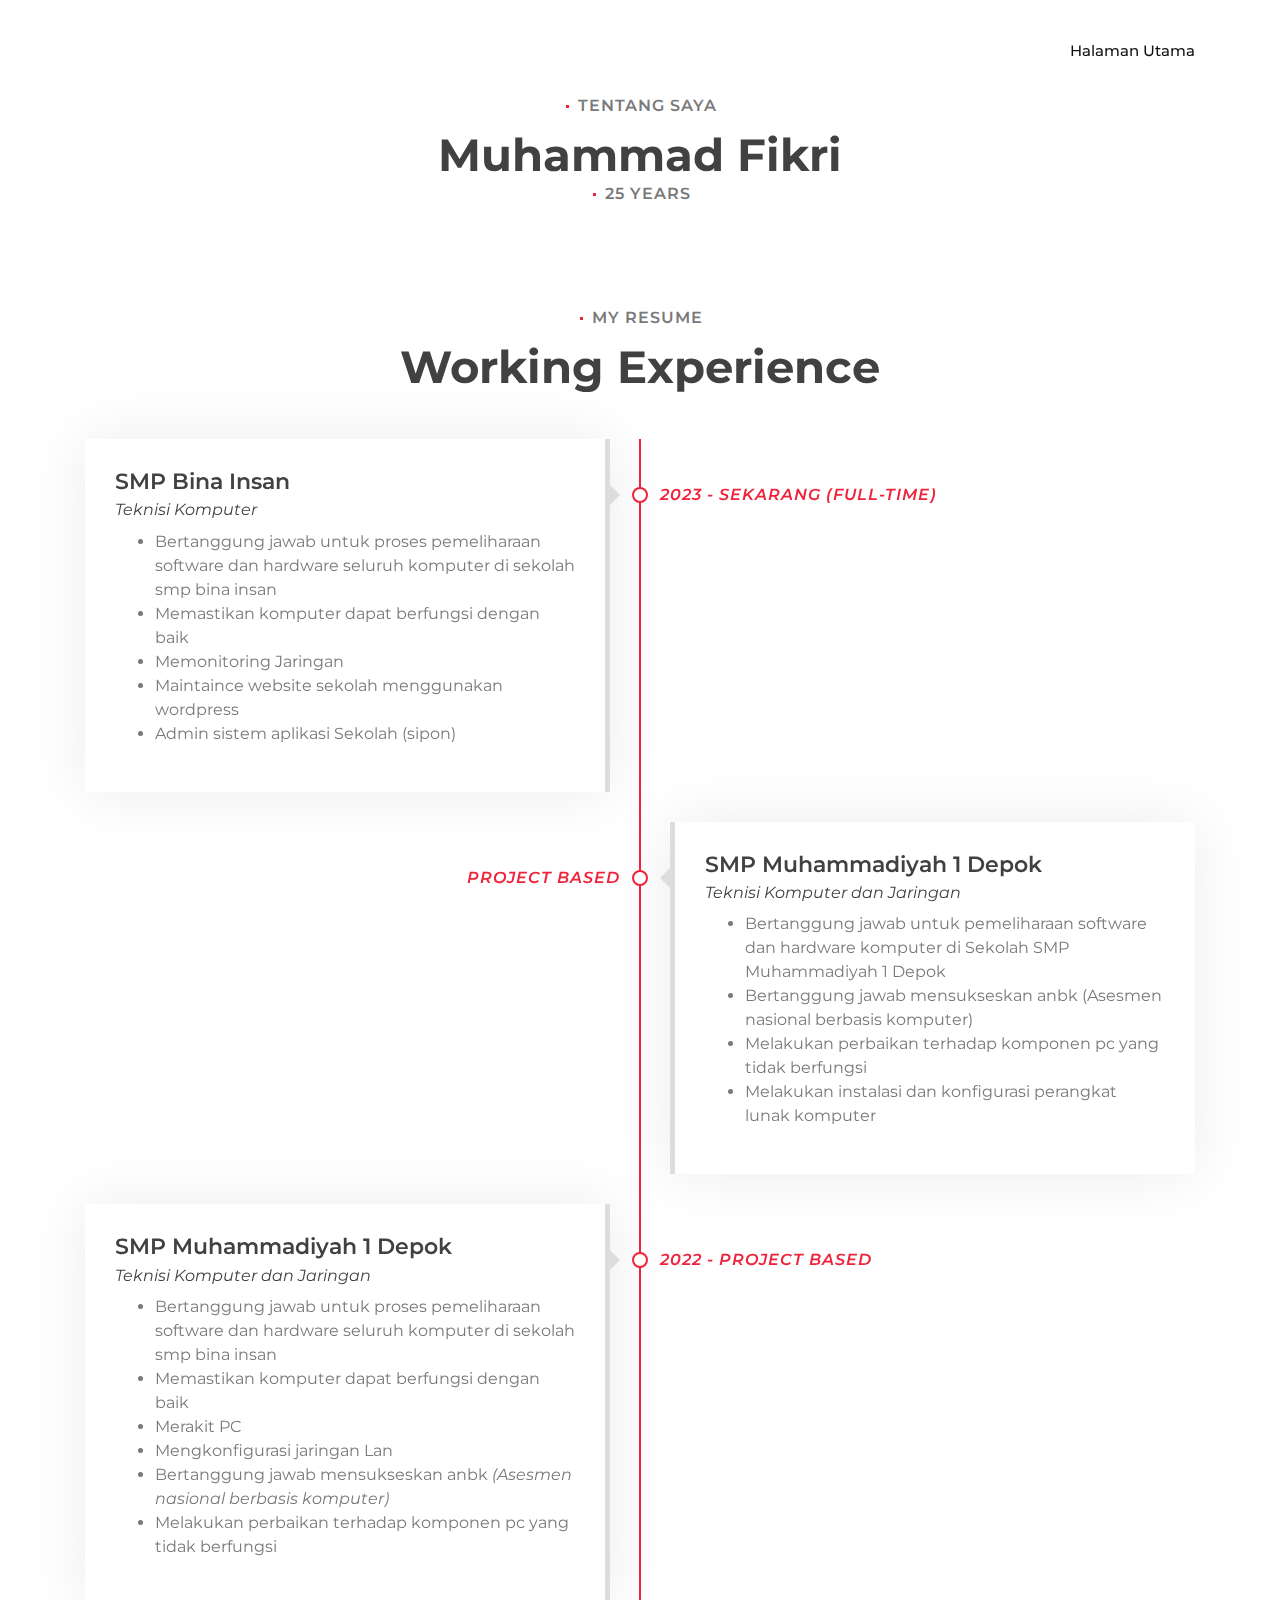
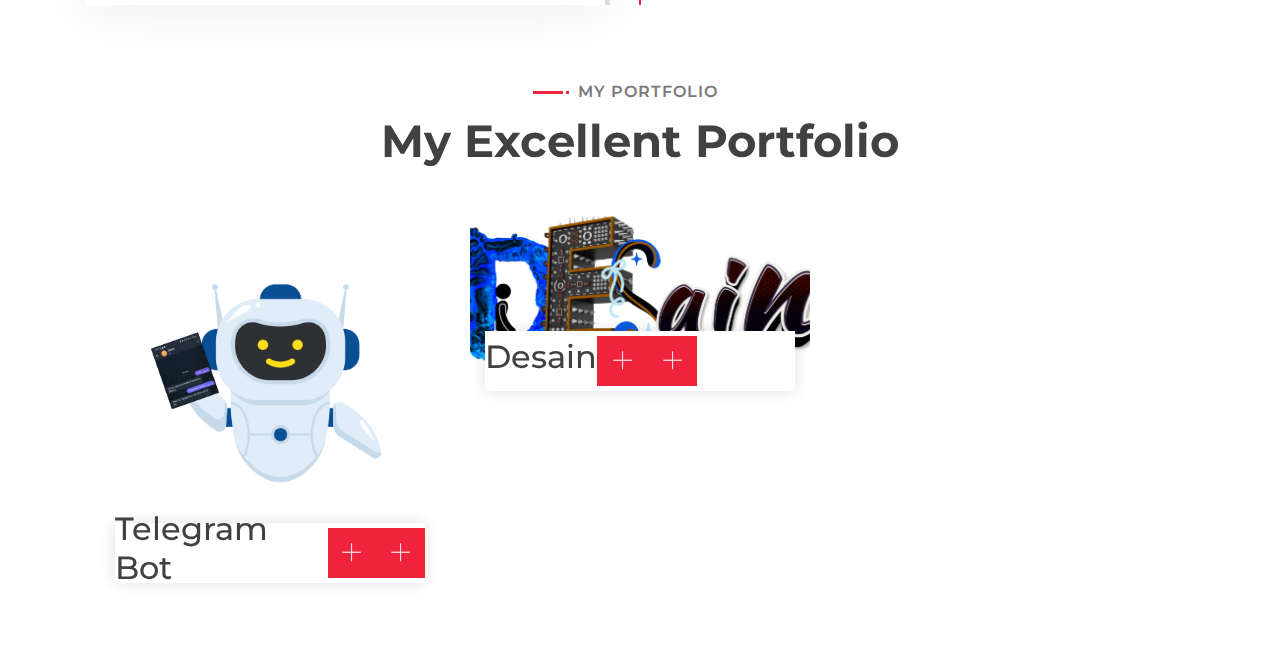
<file: Hire Me.html>
<!DOCTYPE html>
<html lang="en">
    <head>
        <meta charset="utf-8">
        <title>Portfolio Muhammad Fikri</title>
        <meta content="width=device-width, initial-scale=1.0" name="viewport">
        <meta content="Free Website Template" name="keywords">
        <meta content="Free Website Template" name="description">

        <!-- Favicon -->
        <link href="img/favicon.ico" rel="icon">

        <!-- Google Font -->
        <link href="https://fonts.googleapis.com/css2?family=Montserrat:wght@300;400;500;600;700&display=swap" rel="stylesheet">

        <!-- CSS Libraries -->
        <link href="https://stackpath.bootstrapcdn.com/bootstrap/4.4.1/css/bootstrap.min.css" rel="stylesheet">
        <link href="https://cdnjs.cloudflare.com/ajax/libs/font-awesome/5.10.0/css/all.min.css" rel="stylesheet">
        <link href="lib/animate/animate.min.css" rel="stylesheet">
        <link href="lib/owlcarousel/assets/owl.carousel.min.css" rel="stylesheet">
        <link href="lib/lightbox/css/lightbox.min.css" rel="stylesheet">

        <!-- Template Stylesheet -->
        <link href="css/style.css" rel="stylesheet">
    </head>
    
        <div id="spinner" class="show bg-white position-fixed translate-middle w-100 vh-100 top-50 start-50 d-flex align-items-center justify-content-center">
            </div>
            <body data-spy="scroll" data-target=".navbar" data-offset="51">
        <!-- Nav Bar Start -->
        <div class="navbar navbar-expand-lg bg-light navbar-light">
            <div class="container-fluid">
                <a href="index.html" class="navbar-brand">PORTOFOLIO</a>
                <button type="button" class="navbar-toggler" data-toggle="collapse" data-target="#navbarCollapse">
                    <span class="navbar-toggler-icon"></span>
                </button>

                <div class="collapse navbar-collapse justify-content-between" id="navbarCollapse">
                    <div class="navbar-nav ml-auto">
                        <a href="index.html" class="nav-item nav-link active">Halaman Utama</a>
                    
                   
                    </div>
                </div>
            </div>
        </div>
        <div class="hero-btn">
            <a class="btn" href="Hire Me.html">Hire Me</a>
        </div>
<!-- TENTANG SAYA -->
<div class="experience" id="experience">
    <div class="container">
        <header class="section-header text-center wow zoomIn" data-wow-delay="0.1s">
            <p>Tentang Saya</p>
            <h2>Muhammad Fikri</h2>
            <p>25 Years </p>
           
    </div>


 <!-- Experience Start -->
 <div class="experience" id="experience">
    <div class="container">
        <header class="section-header text-center wow zoomIn" data-wow-delay="0.1s">
            <p>My Resume</p>
            <h2>Working Experience</h2>
        </header>
        <div class="timeline">
            <div class="timeline-item left wow slideInLeft" data-wow-delay="0.1s">
                <div class="timeline-text">
                    <div class="timeline-date" style="font-style: italic;">2023 - Sekarang (Full-time)</div>
                    <h2>SMP Bina Insan</h2>
                    <h4>Teknisi Komputer</h4>
                    <p>
                        <ul>
                            <li>Bertanggung jawab untuk proses pemeliharaan software dan hardware seluruh komputer di 
                                sekolah smp bina insan</li>
                            <li>Memastikan komputer dapat berfungsi dengan baik</li>
                            <li>Memonitoring Jaringan</li>
                            <li>Maintaince website sekolah menggunakan wordpress</li>
                            <li>Admin sistem aplikasi Sekolah (sipon) </li>
                        </ul>
                     
                    </p>
                </div>
            </div>
            <div class="timeline-item right wow slideInRight" data-wow-delay="0.1s">
                <div class="timeline-text">
                    <div class="timeline-date" style="font-style: italic;"><I> Project Based</I></div>
                    <h2>SMP Muhammadiyah 1 Depok</h2>
                    <h4>Teknisi Komputer dan Jaringan</h4>
                    <p>
                        <ul>
                            <li>Bertanggung jawab untuk pemeliharaan software dan hardware komputer di Sekolah SMP Muhammadiyah 1 Depok</li>
                            <li>Bertanggung jawab mensukseskan anbk (Asesmen nasional berbasis komputer)</li>
                            <li>Melakukan perbaikan terhadap komponen pc yang tidak berfungsi</li>
                            <li>Melakukan instalasi dan konfigurasi perangkat lunak komputer</li>
                        </ul>
                    </p>
                </div>
            </div>
            <div class="timeline-item left wow slideInLeft" data-wow-delay="0.1s">
                <div class="timeline-text">
                    <div class="timeline-date" style="font-style: italic;">2022 - <I> Project Based</I></div>
                    <h2>SMP Muhammadiyah 1 Depok</h2>
                    <h4>Teknisi Komputer dan Jaringan</h4>
                    <p>
                        <ul>
                            <li>Bertanggung jawab untuk proses pemeliharaan software dan hardware seluruh komputer di 
                                sekolah smp bina insan</li>
                            <li>Memastikan komputer dapat berfungsi dengan baik</li>
                            <li>Merakit PC</li>
                            <li>Mengkonfigurasi jaringan Lan</li>
                            <li>Bertanggung jawab mensukseskan anbk <I>(Asesmen nasional berbasis komputer)</I></li>
                            <li>Melakukan perbaikan terhadap komponen pc yang tidak berfungsi</li>
                        </ul>
                    </p>
                </div>
            </div>
    </div>   
<!-- Job Experience End -->


<!-- Portfolio Start -->

<div class="portfolio" id="portfolio">
    <div class="container">
        <div class="section-header text-center wow zoomIn" data-wow-delay="0.1s">
            <p>My Portfolio</p>
            <h2>My Excellent Portfolio</h2>
        </div>
     
        <div class="row portfolio-container">
            <div class="col-lg-4 col-md-6 col-sm-12 portfolio-item filter-1 wow fadeInUp" data-wow-delay="0.0s">
                <div class="portfolio-wrap">
                    <div class="portfolio-img">
                        <img src="img/Portofolio Telegram Bot/Portofolio 1 Chatbot.png" alt="Image">
                    </div>
                    <div class="portfolio-text">
                        <h2 id="section2">Telegram Bot</h2>
                        <a class="btn" href="img/Portofolio Telegram Bot/Portofolio 1.1 Chatbot.png" data-lightbox="portfolio">+</a>
                        <a class="btn" href="img/Portofolio Telegram Bot/Portofolio 1.2 Chatbot.png" data-lightbox="portfolio">+</a>
                    </div>
                </div>
            </div>
            <div class="col-lg-4 col-md-6 col-sm-12 portfolio-item filter-2 wow fadeInUp" data-wow-delay="0.2s">
                <div class="portfolio-wrap">
                    <div class="portfolio-img">
                        <img src="img/Portofolio Desain/Judul Desain.png" alt="Image">
                    </div>
                    <div class="portfolio-text">
                        <h2 id="section2">Desain</h2>
                        <a class="btn" href="img/Portofolio Desain/Portofolio 2.1.png" data-lightbox="portfolio">+</a>
                        <a class="btn" href="img/Portofolio Desain/Portofolio 2.2.png" data-lightbox="portfolio">+</a>
                    </div>
                </div>
            </div>
        </div>
    </div>
</div>
</file>
<file: css/style.css>
/*******************************/
/********* General CSS *********/
/*******************************/
body {
    color: #797979;
    background: #ffffff;
    font-family: 'Montserrat', sans-serif;
}

h1,
h2, 
h3, 
h4,
h5, 
h6 {
    color: #414141;
}

a {
    color: #313131;
    transition: .3s;
}

a:hover,
a:active,
a:focus {
    color: #EF233C;
    outline: none;
    text-decoration: none;
}

.btn:focus,
.form-control:focus {
    box-shadow: none;
}

.container-fluid {
    max-width: 1366px;
}

.btn {
    padding: 12px 25px;
    font-size: 14px;
    font-weight: 600;
    letter-spacing: 1px;
    color: #ffffff;
    background: #EF233C;
    border: 2px solid transparent;
    border-radius: 0;
    box-shadow: inset 0 0 0 50px #EF233C;
    transition: ease-out 0.3s;
    -webkit-transition: ease-out 0.3s;
    -moz-transition: ease-out 0.3s;
}

.btn:hover {
    color: #EF233C;
    background: transparent;
    box-shadow: inset 0 0 0 0 #EF233C;
    border-color: #EF233C;
}

#loader {
    position: fixed;
    top: 0;
    right: 0;
    bottom: 0;
    left: 0;
    display: flex;
    align-items: center;
    justify-content: center;
    background: #ffffff;
    opacity: 0;
    visibility: hidden;
    -webkit-transition: opacity .3s ease-out, visibility 0s linear .3s;
    -o-transition: opacity .3s ease-out, visibility 0s linear .3s;
    transition: opacity .3s ease-out, visibility 0s linear .3s;
    z-index: 999;
}

#loader.show {
    -webkit-transition: opacity .6s ease-out, visibility 0s linear 0s;
    -o-transition: opacity .6s ease-out, visibility 0s linear 0s;
    transition: opacity .6s ease-out, visibility 0s linear 0s;
    visibility: visible;
    opacity: 1;
}

#loader .loader {
    position: relative;
    width: 45px;
    height: 45px;
    border: 5px solid #dddddd;
    border-top: 5px solid #EF233C;
    border-radius: 50%;
    -webkit-animation: spin 2s linear infinite;
    animation: spin 2s linear infinite;
}

@-webkit-keyframes spin {
    0% { -webkit-transform: rotate(0deg); }
    100% { -webkit-transform: rotate(360deg); }
}

@keyframes spin {
    0% { transform: rotate(0deg); }
    100% { transform: rotate(360deg); }
}

.back-to-top {
    position: fixed;
    display: none;
    width: 44px;
    height: 44px;
    padding: 8px 0;
    text-align: center;
    line-height: 1;
    font-size: 22px;
    right: 15px;
    bottom: 15px;
    z-index: 9;
}

.back-to-top i {
    color: #ffffff;
}

.back-to-top:hover i {
    color: #414141;
}


/**********************************/
/*********** Nav Bar CSS **********/
/**********************************/
.navbar {
    position: relative;
    transition: .5s;
    z-index: 999;
}

.navbar.nav-sticky {
    position: fixed;
    top: 0;
    width: 100%;
    box-shadow: 0 2px 5px rgba(0, 0, 0, .3);
}

.navbar .navbar-brand {
    margin: 0;
    font-size: 45px;
    line-height: 0px;
    font-weight: 700;
    letter-spacing: 2px;
    transition: .5s;
    
}

.navbar .navbar-brand img {
    max-width: 100%;
    max-height: 40px;
}

.navbar .dropdown-menu {
    margin-top: 0;
    border: 0;
    border-radius: 0;
    background: #f8f9fa;
}

@media (min-width: 992px) {
    .navbar {
        position: absolute;
        width: 100%;
        padding: 30px 60px;
        background: transparent !important;
        border-bottom: 1px dashed rgba(256, 256, 256, .2);
        z-index: 9;
    }
    
    .navbar.nav-sticky {
        padding: 10px 60px;
        background: #ffffff !important;
    }
    
    .navbar .navbar-brand {
        color: #ffffff;
    }
    
    .navbar.nav-sticky .navbar-brand {
        color: #EF233C;
    }

    .navbar-light .navbar-nav .nav-link,
    .navbar-light .navbar-nav .nav-link:focus {
        padding: 10px 10px 8px 10px;
        color: #ffffff;
        font-size: 15px;
        font-weight: 500;
    }
    
    .navbar-light.nav-sticky .navbar-nav .nav-link,
    .navbar-light.nav-sticky .navbar-nav .nav-link:focus {
        color: #414141;
    }

    .navbar-light .navbar-nav .nav-link:hover,
    .navbar-light .navbar-nav .nav-link.active {
        color: #111111;
    }
    
    .navbar-light.nav-sticky .navbar-nav .nav-link:hover,
    .navbar-light.nav-sticky .navbar-nav .nav-link.active {
        color: #EF233C;
    }
}

@media (max-width: 991.98px) {   
    .navbar {
        padding: 15px;
        background: #ffffff !important;
    }
    
    .navbar .navbar-brand {
        color: #EF233C;
    }
    
    .navbar .navbar-nav {
        margin-top: 15px;
    }
    
    .navbar a.nav-link {
        padding: 5px;
    }
    
    .navbar .dropdown-menu {
        box-shadow: none;
    }
}


/*******************************/
/********** Hero CSS ***********/
/*******************************/
.hero {
    position: relative;
    width: 100%;
    margin-bottom: 30px;
    padding: 120px 0 0 0;
    overflow: hidden;
    background: linear-gradient(rgba(134, 230, 215, 0.582), rgb(228, 222, 223)), url(../img/Backgroundd1.jpg);
    background-position: center;
    background-repeat: no-repeat;
    background-size: cover;
}

.hero .container-fluid {
    padding: 0;
}

.hero .hero-image {
    position: relative;
    text-align: right;
    padding-right: 75px;
}

.hero .hero-image img {
    max-width: 80%;
    max-height: 80%;
}

.hero .hero-content {
    position: relative;
    padding-left: 75px;
    display: flex;
    align-items: flex-start;
    justify-content: center;
    flex-direction: column;
}

.hero .hero-text p {
    color: #e1d1d1;
    font-size: 25px;
    font-weight: 600;
    margin-bottom: 15px;
}

.hero .hero-text h1 {
    color: #ffffff;
    font-size: 60px;
    font-weight: 700;
    letter-spacing: 3px;
    margin-bottom: 15px;
}

.hero .hero-text h2 {
    display: inline-block;
    margin: 0;
    height: 35px;
    color: #ffffff;
    font-size: 35px;
    font-weight: 600;
}

.hero .hero-text .typed-text {
    display: none;
}

.hero .hero-text .typed-cursor {
    font-size: 35px;
    font-weight: 300;
    color: #ffffff;
}

.hero .hero-btn .btn {
    margin-top: 35px;
    color: #EF233C;
    background: #ffffff;
    box-shadow: inset 0 0 0 50px #ffffff;
}

.hero .hero-btn .btn:hover {
    color: #ffffff;
    background: transparent;
    box-shadow: inset 0 0 0 0 #ffffff;
    border-color: #ffffff;
}

.hero .hero-btn .btn:first-child {
    margin-right: 10px;
}

@media (max-width: 991.98px) {
    .hero {
        padding-top: 60px;
    }
    
    .hero .hero-content {
        padding: 0 15px;
    }
    
    .hero .hero-text p {
        font-size: 20px;
    }
    
    .hero .hero-text h1 {
        font-size: 45px;
    }
    
    .hero .hero-text h2 {
        font-size: 25px;
        height: 25px;
    }
    
    .hero .hero-btn .btn {
        padding: 12px 30px;
        letter-spacing: 1px;
    }
}

@media (max-width: 767.98px) {
    .hero {
        padding-top: 60px;
        padding-bottom: 60px;
    }
    
    .hero,
    .hero .hero-text,
    .hero .hero-btn {
        width: 100%;
        text-align: center;
    }
    
    .hero .hero-text p {
        font-size: 18px;
    }
    
    .hero .hero-text h1 {
        font-size: 35px;
    }
    
    .hero .hero-text h2 {
        font-size: 22px;
        height: 22px;
    }
    
    .hero .hero-btn .btn {
        padding: 10px 15px;
        letter-spacing: 1px;
    }
}

@media (max-width: 575.98px) {
    .hero .hero-text p {
        font-size: 16px;
    }
    
    .hero .hero-text h1 {
        font-size: 30px;
    }
    
    .hero .hero-text h2 {
        font-size: 18px;
        height: 18px;
    }
    
    .hero .hero-btn .btn {
        padding: 8px 10px;
        letter-spacing: 0;
    }
}


/*******************************/
/******* Section Header ********/
/*******************************/
.section-header {
    position: relative;
    margin-bottom: 45px;
}

.section-header p {
    display: inline-block;
    margin: 0 30px;
    margin-bottom: 10px;
    padding-left: 15px;
    position: relative;
    font-size: 16px;
    font-weight: 600;
    letter-spacing: 1px;
    text-transform: uppercase;
    background: #ffffff;
}

.section-header p::before {
    position: absolute;
    content: "";
    height: 3px;
    top: 11px;
    right: 0;
    left: -30px;
    background: #EF233C;
    z-index: -1;
}

.section-header p::after {
    position: absolute;
    content: "";
    width: 3px;
    height: 3px;
    top: 11px;
    left: 3px;
    background: #EF233C;
    z-index: 1;
}

.section-header h2 {
    margin: 0;
    position: relative;
    font-size: 45px;
    font-weight: 700;
}

@media (max-width: 767.98px) {
    .section-header h2 {
        font-size: 30px;
    }
}


/*******************************/
/********** About CSS **********/
/*******************************/
.about {
    position: relative;
    width: 100%;
    margin: -45px 0 45px 0;
}

.about .col-lg-6 {
    padding: 0;
}

.about .section-header {
    margin-bottom: 30px;
}

.about .about-img {
    position: relative;
    height: 100%;
}

.about .about-img img {
    position: relative;
    width: 100%;
    height: 100%;
    object-fit: cover;
}

.about .about-content {
    padding: 0 60px;
}

.about .about-text p {
    font-size: 16px;
}

.about .skills {
    margin-bottom: 30px;
}

.about .skill-name {
    margin-top: 15px;
}

.about .skill-name p {
    display: inline-block;
    margin-bottom: 5px;
    font-size: 16px;
    font-weight: 400;
}

.about .skill-name p:last-child {
    float: right;
}

.about .progress {
    height: 10px;
    border-radius: 10px;
    background: #dddddd;
}

.about .progress .progress-bar {
    width: 0px;
    background: #EF233C;
    border-radius: 10px;
    transition: 2s;
}

.about .about-text a.btn {
    margin-top: 15px;
}

@media (max-width: 991.98px) {
    .about .about-content {
        padding: 45px 15px 0 15px;
    }
}


/*******************************/
/******* Experience CSS ********/
/*******************************/
.experience {
    position: relative;
    padding: 45px 0 15px 0;
}

.experience .timeline {
    position: relative;
    width: 100%;
}

.experience .timeline::after {
    content: '';
    position: absolute;
    width: 2px;
    background: #EF233C;
    top: 0;
    bottom: 0;
    left: 50%;
    margin-left: -1px;
}

.experience .timeline .timeline-item {
    position: relative;
    background: inherit;
    width: 50%;
    margin-bottom: 30px;
}

.experience .timeline .timeline-item.left {
    left: 0;
    padding-right: 30px;
}

.experience .timeline .timeline-item.right {
    left: 50%;
    padding-left: 30px;
}

.experience .timeline .timeline-item::after {
    content: '';
    position: absolute;
    width: 16px;
    height: 16px;
    top: 48px;
    right: -8px;
    background: #ffffff;
    border: 2px solid #EF233C;
    border-radius: 16px;
    z-index: 1;
}

.experience .timeline .timeline-item.right::after {
    left: -8px;
}

.experience .timeline .timeline-item::before {
  content: '';
  position: absolute;
  width: 0;
  height: 0;
  top: 46px;
  right: 10px;
  z-index: 1;
  border: 10px solid;
  border-color: transparent transparent transparent #dddddd;
}

.experience .timeline .timeline-item.right::before {
  left: 10px;
  border-color: transparent #dddddd transparent transparent;
}

.experience .timeline .timeline-date {
    position: absolute;
    width: 100%;
    top: 44px;
    font-size: 16px;
    font-weight: 600;
    color: #EF233C;
    text-transform: uppercase;
    letter-spacing: 1px;
    z-index: 1;
}

.experience .timeline .timeline-item.left .timeline-date {
    text-align: left;
    left: calc(100% + 55px);
}

.experience .timeline .timeline-item.right .timeline-date {
    text-align: right;
    right: calc(100% + 55px);
}

.experience .timeline .timeline-text {
    padding: 30px;
    background: #ffffff;
    position: relative;
    border-right: 5px solid #dddddd;
    box-shadow: 0 0 60px rgba(0, 0, 0, .08);
}

.experience .timeline .timeline-item.right .timeline-text {
    border-right: none;
    border-left: 5px solid #dddddd;
}

.experience .timeline .timeline-text h2 {
    margin: 0 0 5px 0;
    font-size: 22px;
    font-weight: 600;
}

.experience .timeline .timeline-text h4 {
    margin: 0 0 10px 0;
    font-size: 16px;
    font-style: italic;
    font-weight: 400;
}

.experience .timeline .timeline-text p {
    margin: 0;
    font-size: 16px;
}

@media (max-width: 767.98px) {
    .experience .timeline::after {
        left: 8px;
    }

    .experience .timeline .timeline-item {
        width: 100%;
        padding-left: 38px;
    }
    
    .experience .timeline .timeline-item.left {
        padding-right: 0;
    }
    
    .experience .timeline .timeline-item.right {
        left: 0%;
        padding-left: 38px;
    }

    .experience .timeline .timeline-item.left::after, 
    .experience .timeline .timeline-item.right::after {
        left: 0;
    }
    
    .experience .timeline .timeline-item.left::before,
    .experience .timeline .timeline-item.right::before {
        left: 18px;
        border-color: transparent #dddddd transparent transparent;
    }
    
    .experience .timeline .timeline-item.left .timeline-date,
    .experience .timeline .timeline-item.right .timeline-date {
        position: relative;
        top: 0;
        right: auto;
        left: 0;
        text-align: left;
        margin-bottom: 10px;
    }
    
    .experience .timeline .timeline-item.left .timeline-text,
    .experience .timeline .timeline-item.right .timeline-text {
        border-right: none;
        border-left: 5px solid #dddddd;
    }
}


/*******************************/
/********* Service CSS *********/
/*******************************/
.service {
    position: relative;
    width: 100%;
    padding: 45px 0 15px 0;
}

.service .service-item {
    position: relative;
    margin-bottom: 30px;
    display: flex;
    align-items: center;
    box-shadow: inset 0 0 0 0 transparent;
    transition: ease-out 0.5s;
}

.service .service-item:hover {
    box-shadow: inset 800px 0 0 0 #EF233C;
}

.service .service-icon {
    position: relative;
    width: 150px;
    min-height: 150px;
    display: flex;
    align-items: center;
    justify-content: center;
    border: 1px solid #EF233C;
    background: #ffffff;
}

.service .service-icon i {
    position: relative;
    font-size: 60px;
    color: #EF233C;
    transition: .3s;
}

.service .service-item:hover i {
    font-size: 75px;
}

.service .service-text {
    position: relative;
    width: calc(100% - 120px);
    padding: 0 30px;
}

.service .service-text h3 {
    margin-bottom: 10px;
    font-size: 20px;
    font-weight: 600;
    transition: 1s;
}

.service .service-text p {
    margin: 0;
    font-size: 16px;
    transition: 1s;
}

.service .service-item:hover .service-text h3,
.service .service-item:hover .service-text p {
    color: #ffffff;
}

@media (max-width: 575.98px) {
    .service .service-text h3 {
        font-size: 16px;
        margin-bottom: 5px;
    }
    
    .service .service-text p {
        font-size: 14px;
    }
}


/*******************************/
/******** Portfolio CSS ********/
/*******************************/
.portfolio {
    position: relative;
    padding: 45px 0 15px 0;
}

.portfolio #portfolio-filter {
    padding: 0;
    margin: -15px 0 25px 0;
    list-style: none;
    font-size: 0;
    text-align: center;
}

.portfolio #portfolio-filter li {
    cursor: pointer;
    display: inline-block;
    margin: 5px;
    padding: 6px 12px;
    font-size: 14px;
    font-weight: 600;
    color: #ffffff;
    background: #EF233C;
    border: 2px solid transparent;
    border-radius: 0;
    box-shadow: inset 0 0 0 50px #EF233C;
    transition: ease-out 0.3s;
    -webkit-transition: ease-out 0.3s;
    -moz-transition: ease-out 0.3s;
}

.portfolio #portfolio-filter li:hover,
.portfolio #portfolio-filter li.filter-active {
    color: #EF233C;
    background: transparent;
    box-shadow: inset 0 0 0 0 #EF233C;
    border-color: #EF233C;
}

.portfolio .portfolio-item {
    position: relative;
}

.portfolio .portfolio-wrap {
    position: relative;
    width: 100%;
}

.portfolio .portfolio-img {
    position: relative;
    overflow: hidden;
}

.portfolio .portfolio-img img {
    position: relative;
    width: 100%; 
    height: 100%; 
    object-fit: cover;
    transform: scale(1.1);
    transition: .5s;
}

.portfolio .portfolio-item:hover img {
    margin-left: 15px;
}

.portfolio .portfolio-text {
    position: relative;
    height: 60px;
    width: calc(100% - 30px);
    margin: -30px 15px 30px 15px;
    display: flex;
    align-items: center;
    background: #ffffff;
    box-shadow: 0 0 15px rgba(0, 0, 0, .12);
}

.portfolio .portfolio-text h3 {
    width: calc(100% - 70px);
    font-size: 18px;
    font-weight: 600;
    margin: 0 0 0 15px;
    white-space: nowrap;
    overflow: hidden;
}

.portfolio .portfolio-text a.btn {
    width: 50px;
    height: 50px;
    padding: 0 0 2px 1px;
    display: flex;
    align-items: center;
    justify-content: center;
    font-size: 45px;
    font-weight: 100;
}

.portfolio .portfolio-item:hover a.btn {
    color: #EF233C;
    background: transparent;
    box-shadow: inset 0 0 0 0 #EF233C;
    border-color: #EF233C;
}


/*******************************/
/********* Banner CSS **********/
/*******************************/
.banner {
    position: relative;
    width: 100%;
    margin: 45px 0;
    padding: 90px 0;
    background: #EF233C;
}

.banner .container {
    max-width: 750px;
    text-align: center;
}

.banner .section-header {
    margin-bottom: 20px;
}

.banner .section-header p {
    color: #414141;
    background: transparent;
}

.banner .section-header p::after {
    display: none;
}

.banner .section-header h2 {
    color: #ffffff;
}

.banner .section-header h2 span {
    color: #414141;
    font-size: 50px;
}

.banner .banner-text p {
    font-size: 18px;
    color: #ffffff;
}

.banner .banner-text .btn {
    margin-top: 15px;
    color: #EF233C;
    background: #ffffff;
    box-shadow: inset 0 0 0 50px #ffffff;
}

.banner .banner-text .btn:hover {
    color: #ffffff;
    background: transparent;
    box-shadow: inset 0 0 0 0 #ffffff;
    border-color: #ffffff;
}


/*******************************/
/********* Pricing CSS *********/
/*******************************/
.price {
    position: relative;
    width: 100%;
    padding: 45px 0 15px 0;
}

.price .row {
    padding: 0 15px;
}

.price .col-md-4 {
    padding: 0;
}

.price .price-item {
    position: relative;
    margin-bottom: 30px;
    background: #ffffff;
}

.price .featured-item {
    box-shadow: 0 0 30px rgba(0, 0, 0, .2);
    z-index: 1;
}

.price .price-header,
.price .price-body,
.price .price-footer {
    position: relative;
    text-align: center;
}

.price .price-header {
    padding: 45px 0 30px 0;
    color: #414141;
}

.price .price-item.featured-item .price-header {
    color: #EF233C;
}

.price .price-title h2 {
    font-size: 25px;
    font-weight: 400;
    text-transform: uppercase;
}

.price .price-prices h2 {
    font-size: 45px;
    font-weight: 700;
    margin-left: 10px;
}

.price .price-prices h2 small {
    position: absolute;
    font-size: 18px;
    font-weight: 400;
    margin-top: 9px;
    margin-left: -12px;
}

.price .price-prices h2 span {
    margin-left: 1px;
    font-size: 18px;
    font-weight: 400;
}

.price .price-item.featured-item h2 {
    color: #EF233C;
}

.price .price-body {
    padding: 0 0 20px 0;
}

.price .price-description ul {
    margin: 0;
    padding: 0;
    list-style: none;
}

.price .price-description ul li {
    padding: 0 0 20px 0;
}

.price .price-item .price-action {
    padding-bottom: 45px;
}

.price .price-item .price-action .btn {
    color: #ffffff;
    background: #414141;
    box-shadow: inset 0 0 0 50px #414141;
}

.price .price-item .price-action .btn:hover {
    color: #414141;
    background: transparent;
    box-shadow: inset 0 0 0 0 #414141;
    border-color: #414141;
}

.price .price-item.featured-item .price-action .btn {
    color: #ffffff;
    background: #EF233C;
    box-shadow: inset 0 0 0 50px #EF233C;
}

.price .price-item.featured-item .price-action .btn:hover {
    color: #EF233C;
    background: transparent;
    box-shadow: inset 0 0 0 0 #EF233C;
    border-color: #EF233C;
}


/*******************************/
/*********** Team CSS **********/
/*******************************/
.team {
    position: relative;
    width: 100%;
    padding: 45px 0 15px 0;
}

.team .team-item {
    position: relative;
    background: #ffffff;
    margin-bottom: 30px;
    display: flex;
    align-items: center;
    justify-content: flex-start;
    box-shadow: inset 0 0 0 0 transparent;
    transition: ease-out 0.5s;
}

.team .team-img {
    position: relative;
    width: 50%;
    overflow: hidden;
}

.team .team-img img {
    position: relative;
    width: 100%;
    transition: .5s;
}

.team .team-text {
    position: relative;
    width: 50%;
    padding: 0 30px;
}

.team .team-text h2 {
    color: #EF233C;
    font-size: 18px;
    font-weight: 600;
    margin-bottom: 5px;
    transition: 1s;
}

.team .team-text h4 {
    font-size: 14px;
    font-weight: 600;
    margin-bottom: 15px;
    transition: 1s;
}

.team .team-text p {
    margin-bottom: 20px;
    transition: 1s;
}

.team .team-social {
    position: relative;
    display: flex;
    align-items: center;
    justify-content: flex-start;
}

.team .team-social a.btn {
    width: 35px;
    height: 35px;
    padding: 0;
    display: flex;
    align-items: center;
    justify-content: center;
    font-size: 14px;
    font-weight: normal;
    margin-right: 5px;
}

.team .team-item:hover {
    box-shadow: inset 800px 0 0 0 #EF233C;
}

.team .team-item:hover .team-img img {
    transform: scale(1.2);
}

.team .team-item:hover .team-text h2,
.team .team-item:hover .team-text h4,
.team .team-item:hover .team-text p {
    color: #ffffff;
}

.team .team-item:hover .team-social a.btn {
    background: #ffffff;
}

.team .team-item:hover .team-social a.btn:hover {
    border-color: #ffffff;
}

@media(max-width: 575.98px) {
    .team .team-text {
        padding: 0 15px;
    }
    
    .team .team-text h2 {
        font-size: 16px;
        margin-bottom: 0;
    }

    .team .team-text h4 {
        margin-bottom: 5px;
    }

    .team .team-text p {
        font-size: 14px;
        line-height: 18px;
        margin-bottom: 10px;
    }
}


/*******************************/
/******* Testimonial CSS *******/
/*******************************/
.testimonial {
    position: relative;
    margin: 45px 0;
    padding: 90px 0;
    background: #EF233C;
}

.testimonial .container {
    max-width: 900px;
}

.testimonial .testimonial-icon {
    margin-bottom: 45px;
    text-align: center;
}

.testimonial .testimonial-icon i {
    font-size: 60px;
    color: rgba(256, 256, 256, .5);
}

.testimonial .testimonial-item {
    position: relative;
    margin: 0 15px;
    text-align: center;
}

.testimonial .testimonial-img {
    position: relative;
    margin-bottom: 15px;
    z-index: 1;
}

.testimonial .testimonial-item img {
    margin: 0 auto;
    width: 120px;
    padding: 10px;
    border: 5px dotted #ffffff;
    border-radius: 100px;
}

.testimonial .testimonial-text {
    position: relative;
    margin-top: -70px;
    padding: 65px 35px 30px 35px;
    text-align: center;
    background: #ffffff;
    border-radius: 500px;
}

.testimonial .testimonial-item p {
    font-size: 18px;
    font-style: italic;
}

.testimonial .testimonial-text h3 {
    color: #EF233C;
    font-size: 18px;
    font-weight: 600;
    margin-bottom: 10px;
}

.testimonial .testimonial-text h4 {
    color: #666666;
    font-size: 14px;
    margin-bottom: 0;
}

.testimonial .owl-dots {
    margin-top: 15px;
    text-align: center;
}

.testimonial .owl-dot {
    display: inline-block;
    margin: 0 5px;
    width: 12px;
    height: 12px;
    border-radius: 50%;
    background: rgba(256, 256, 256, .5);
}

.testimonial .owl-dot.active {
    background: #ffffff;
}


/*******************************/
/********* Contact CSS *********/
/*******************************/
.contact {
    position: relative;
    width: 100%;
    margin: 45px 0;
    background: #EF233C;
}

.contact .container-fluid {
    background: url(../img/contact.jpg) left center no-repeat;
    background-size: contain;
}

.contact .contact-form {
    position: relative;
    padding: 90px 0 90px 45px;
    background: #EF233C;
}

.contact .contact-form input {
    color: #ffffff;
    padding: 15px 0;
    background: none;
    border-radius: 0;
    border: none;
    border-bottom: 1px solid rgba(256, 256, 256, .5);
}

.contact .contact-form textarea {
    color: #ffffff;
    height: 90px;
    padding: 15px 0;
    background: none;
    border-radius: 0;
    border: none;
    border-bottom: 1px solid rgba(256, 256, 256, .5);
}

.contact .contact-form .form-control::placeholder {
    color: #ffffff;
    opacity: 1;
}

.contact .contact-form .form-control:-ms-input-placeholder,
.contact .contact-form .form-control::-ms-input-placeholder {
    color: #ffffff;
}

.contact .contact-form .btn {
    margin-top: 35px;
    color: #EF233C;
    background: #ffffff;
    box-shadow: inset 0 0 0 50px #ffffff;
}

.contact .contact-form .btn:hover {
    color: #ffffff;
    background: transparent;
    box-shadow: inset 0 0 0 0 #ffffff;
    border-color: #ffffff;
}

.contact .help-block ul {
    margin: 0;
    padding: 0;
    list-style-type: none;
    font-size: 14px;
    font-style: italic;
    color: #ffffff;
}

@media (max-width: 767.98px) {
    .contact .container-fluid {
        background: none;
    }
    
    .contact .contact-form {
        padding: 90px 0;
    }
}


/*******************************/
/*********** Blog CSS **********/
/*******************************/
.blog {
    position: relative;
    width: 100%;
    padding: 45px 0 15px 0;
}

.blog .blog-item {
    position: relative;
    margin-bottom: 30px;
}

.blog .blog-img {
    position: relative;
    width: 100%;
    overflow: hidden;
}

.blog .blog-img img {
    width: 100%;
    transition: .5s;
}

.blog .blog-item:hover img {
    transform: scale(1.1);
}

.blog .blog-text {
    position: relative;
    padding: 30px;
    border-right: 1px solid rgba(0, 0, 0, .07);
    border-bottom: 1px solid rgba(0, 0, 0, .07);
    border-left: 1px solid rgba(0, 0, 0, .07);
}

.blog .blog-text h2 {
    font-size: 25px;
    font-weight: 600;
}

.blog .blog-text p {
    margin-bottom: 10px;
}

.blog .blog-item a.btn {
    margin-top: 10px;
    padding: 8px 15px;
}

.blog .blog-item a.btn i {
    margin-left: 5px;
}

.blog .blog-meta {
    position: relative;
    display: flex;
    margin-bottom: 15px;
}

.blog .blog-meta p {
    margin: 0 10px 0 0;
    font-size: 13px;
}

.blog .blog-meta i {
    color: #414141;
    margin-right: 5px;
}

.blog .blog-meta p:last-child {
    margin: 0;
}


/*******************************/
/********* Footer CSS **********/
/*******************************/
.footer {
    position: relative;
    margin-top: 45px;
    background: #EF233C;
}

.footer .container-fluid {
    padding: 60px 0 0 0;
}

.footer .footer-info {
    position: relative;
    width: 100%;
    text-align: center;
}

.footer .footer-info h2 {
    margin-bottom: 20px;
    font-size: 30px;
    font-weight: 700;
    color: #ffffff;
}

.footer .footer-info h3 {
    margin-bottom: 25px;
    font-size: 22px;
    font-weight: 600;
    color: #ffffff;
}

.footer .footer-menu {
    width: 100%;
    display: flex;
    justify-content: center;
}

.footer .footer-menu p {
    color: #ffffff;
    font-size: 22px;
    font-weight: 600;
    line-height: 20px;
    padding: 0 15px;
    border-right: 1px solid #ffffff;
}

.footer .footer-menu p:last-child {
    border: none;
}

.footer .footer-social {
    position: relative;
    margin-top: 15px;
}

.footer .footer-social a {
    display: inline-block;
}

.footer .footer-social a i {
    margin-right: 15px;
    font-size: 20px;
    color: #ffffff;
    transition: .3s;
}

.footer .footer-social a:last-child i {
    margin: 0;
}

.footer .footer-social a:hover i {
    color: #414141;
}

.footer .copyright {
    position: relative;
    text-align: center;
    margin-top: 30px;
    padding-top: 25px;
    padding-bottom: 25px;
}

.footer .copyright::before {
    position: absolute;
    content: "";
    width: 50%;
    height: 1px;
    top: 0;
    left: 25%;
    background: rgba(256, 256, 256, .2);
}

.footer .copyright p {
    margin: 0;
    color: #ffffff;
}

.footer .copyright .col-md-6:last-child p {
    text-align: right;
}

.footer .copyright p a {
    color: #ffffff;
    font-weight: 600;
}

.footer .copyright p a:hover {
    color: #414141;
}

@media (max-width: 575.98px) {
    .footer .footer-info h2 {
        margin-bottom: 20px;
        font-size: 20px;
        font-weight: 600;
    }

    .footer .footer-info h3 {
        margin-bottom: 20px;
        font-size: 16px;
    }

    .footer .footer-menu p {
        font-size: 16px;
        line-height: 16px;
        padding: 0 5px;
    }
}
</file>
